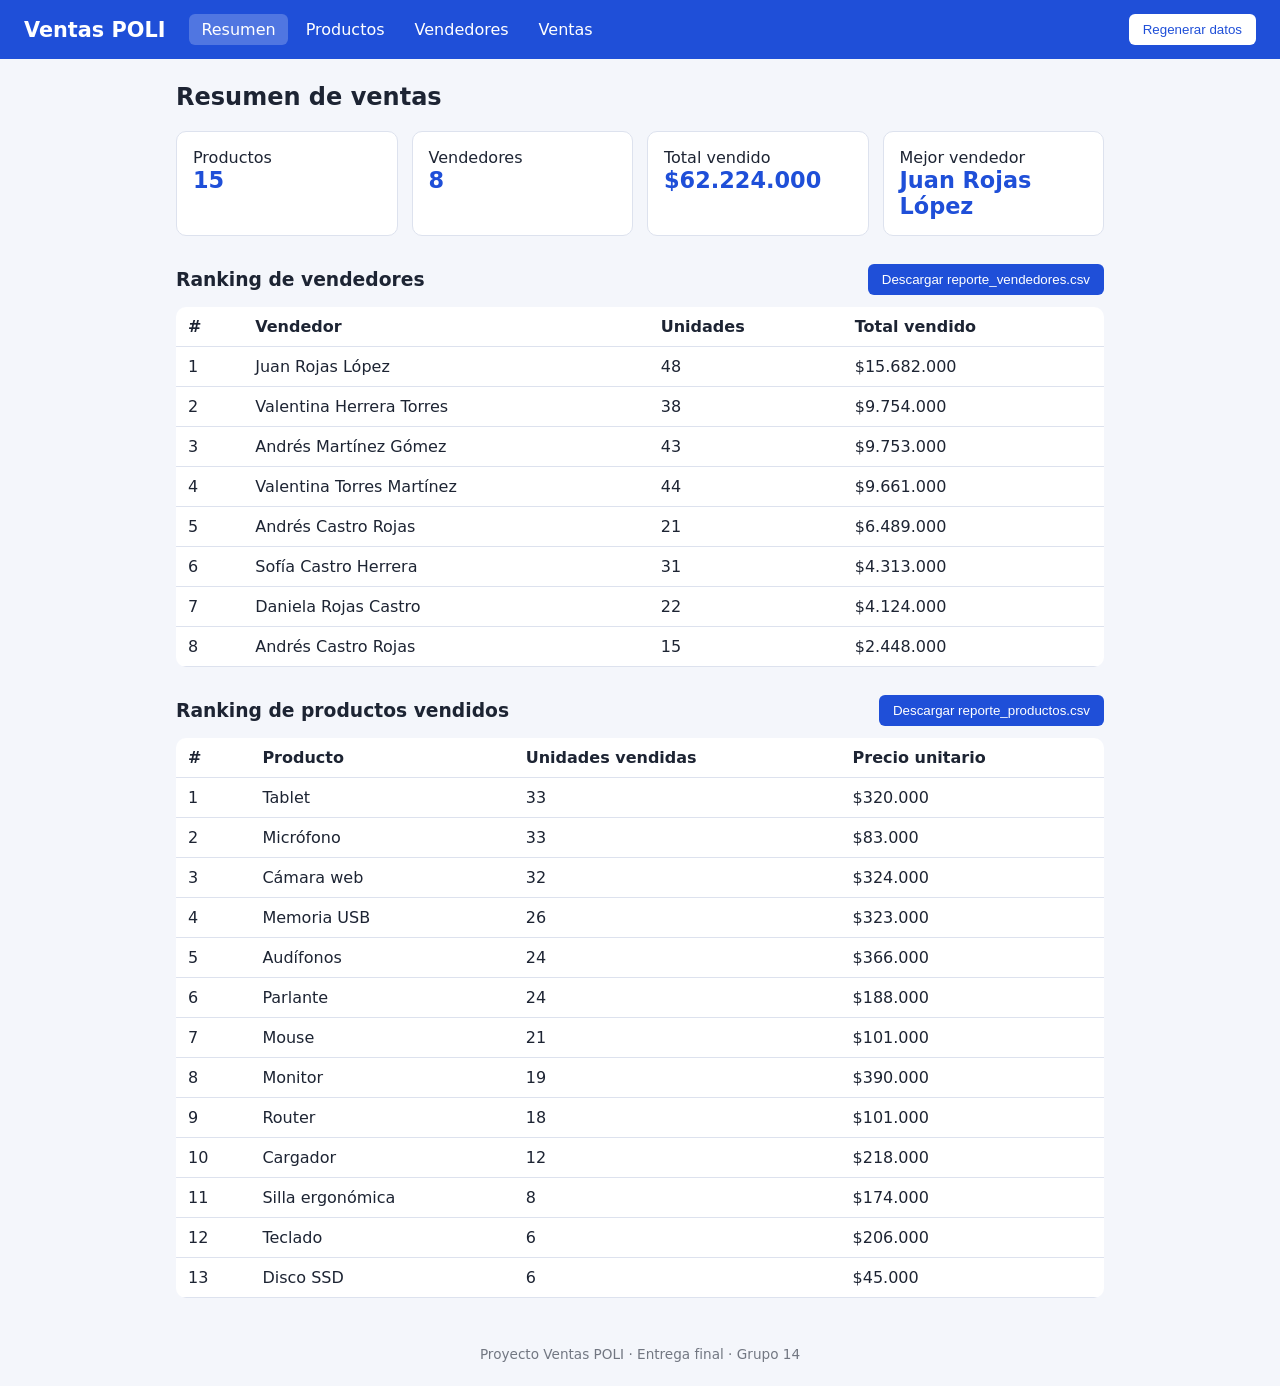
<file: index.html>
<!DOCTYPE html>
<html lang="es"><head><meta charset="UTF-8">
<meta name="viewport" content="width=device-width, initial-scale=1">
<title>Resumen de ventas · Ventas POLI</title>
<link rel="stylesheet" href="css/style.css"></head>
<body data-page="home">
<header><h1>Ventas POLI</h1>
<nav><a href="index.html">Resumen</a><a href="productos.html">Productos</a><a href="vendedores.html">Vendedores</a><a href="ventas.html">Ventas</a></nav>
<button id="regen">Regenerar datos</button></header>
<main><h2>Resumen de ventas</h2>
<section class="cards" id="cards"></section>
<div class="tools tit"><h3>Ranking de vendedores</h3><button id="dlv">Descargar reporte_vendedores.csv</button></div>
<table id="rank"><thead><tr><th>#</th><th>Vendedor</th><th>Unidades</th><th>Total vendido</th></tr></thead><tbody></tbody></table>
<div class="tools tit"><h3>Ranking de productos vendidos</h3><button id="dlp">Descargar reporte_productos.csv</button></div>
<table id="rankp"><thead><tr><th>#</th><th>Producto</th><th>Unidades vendidas</th><th>Precio unitario</th></tr></thead><tbody></tbody></table>
</main>
<footer>Proyecto Ventas POLI · Entrega final · Grupo 14</footer>
<script src="https://cdnjs.cloudflare.com/ajax/libs/jquery/3.7.1/jquery.min.js"></script>
<script>window.jQuery||document.write('<script src="js/jquery.min.js"><\/script>')</script>
<script src="js/app.js"></script></body></html>
</file>
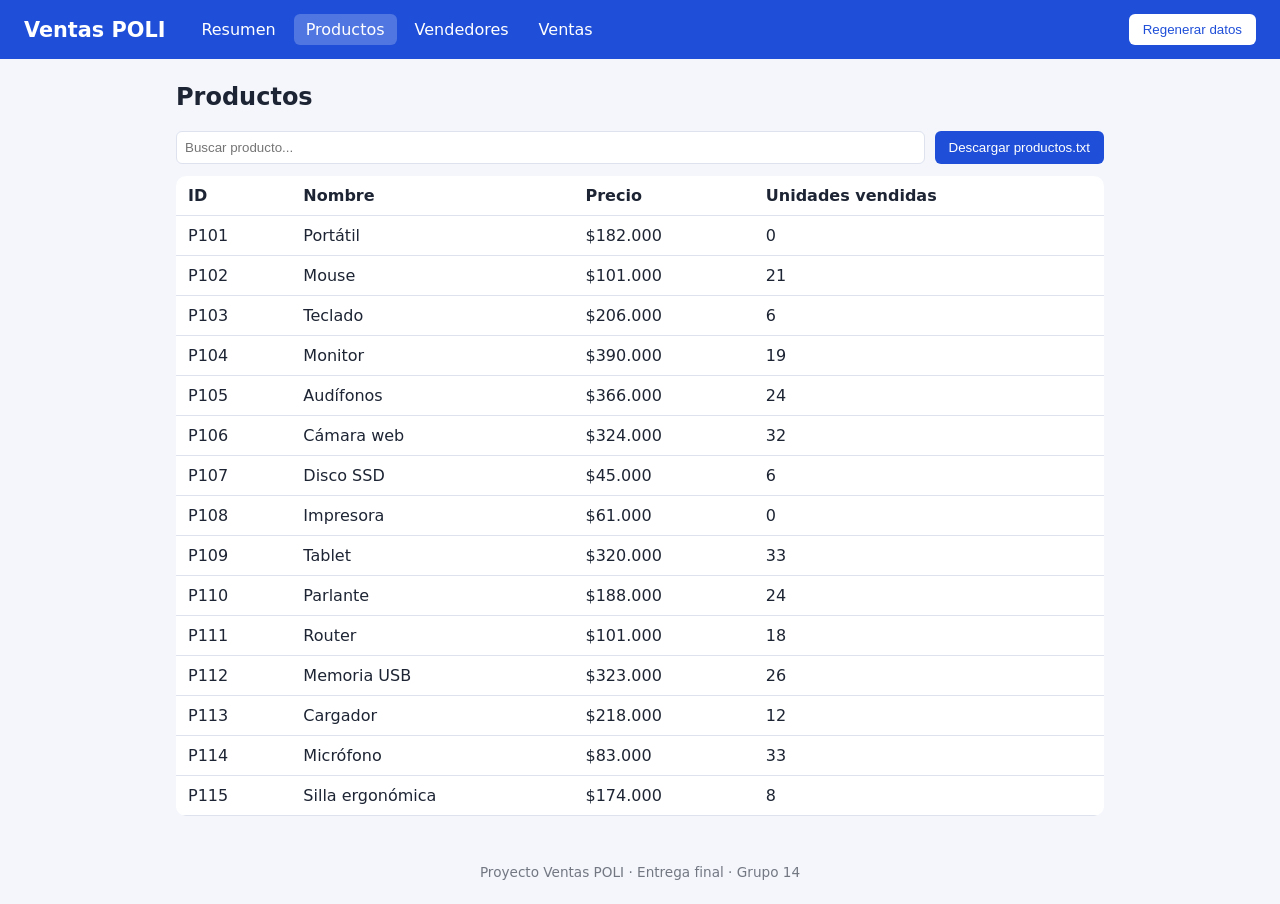
<file: productos.html>
<!DOCTYPE html>
<html lang="es"><head><meta charset="UTF-8">
<meta name="viewport" content="width=device-width, initial-scale=1">
<title>Productos · Ventas POLI</title>
<link rel="stylesheet" href="css/style.css"></head>
<body data-page="productos">
<header><h1>Ventas POLI</h1>
<nav><a href="index.html">Resumen</a><a href="productos.html">Productos</a><a href="vendedores.html">Vendedores</a><a href="ventas.html">Ventas</a></nav>
<button id="regen">Regenerar datos</button></header>
<main><h2>Productos</h2>
<div class="tools"><input id="q" placeholder="Buscar producto..."><button class="dl">Descargar productos.txt</button></div>
<table id="tbl"><thead><tr><th data-k="id">ID</th><th data-k="nombre">Nombre</th><th data-k="precio">Precio</th><th data-k="vendidas">Unidades vendidas</th></tr></thead><tbody></tbody></table>
</main>
<footer>Proyecto Ventas POLI · Entrega final · Grupo 14</footer>
<script src="https://cdnjs.cloudflare.com/ajax/libs/jquery/3.7.1/jquery.min.js"></script>
<script>window.jQuery||document.write('<script src="js/jquery.min.js"><\/script>')</script>
<script src="js/app.js"></script></body></html>
</file>
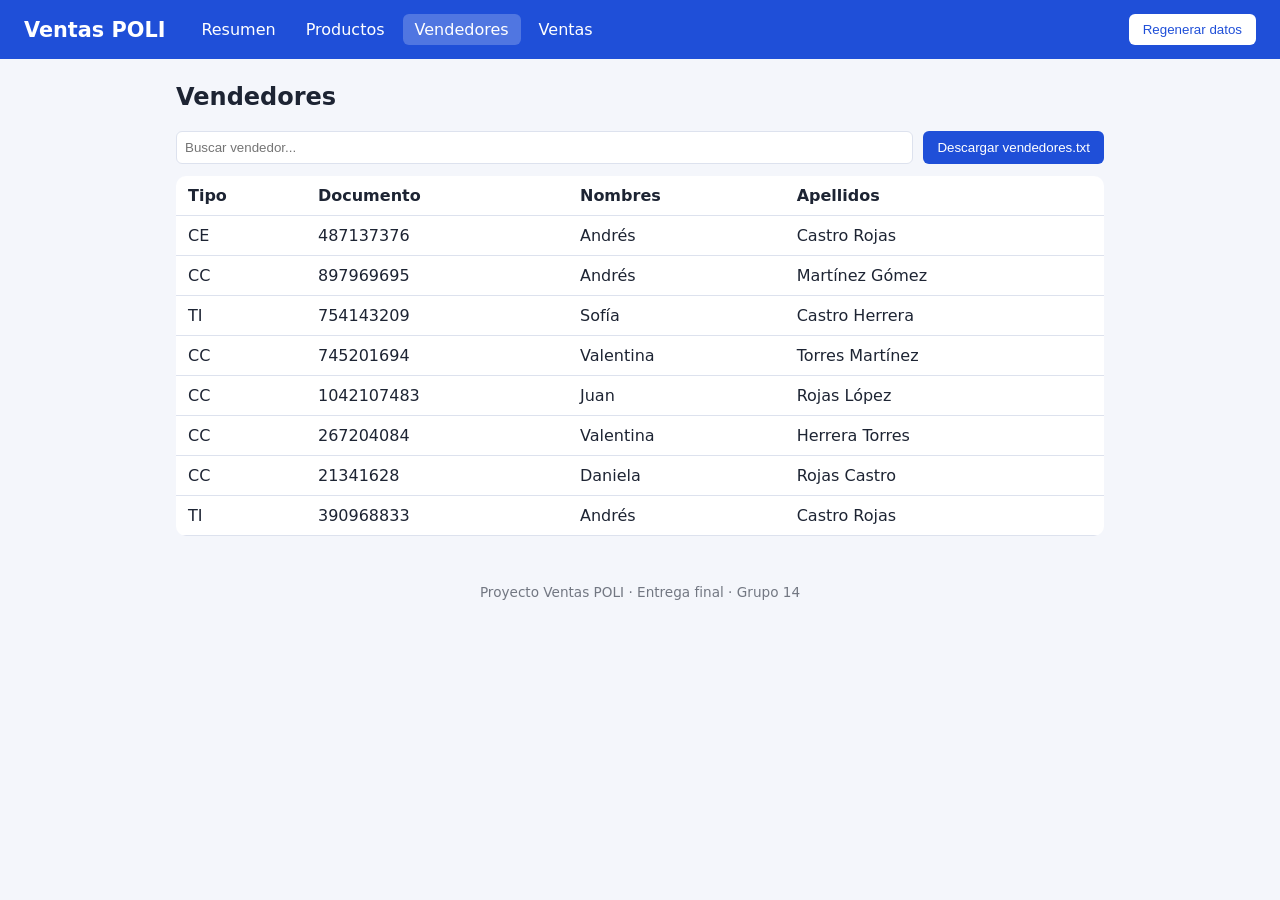
<file: vendedores.html>
<!DOCTYPE html>
<html lang="es"><head><meta charset="UTF-8">
<meta name="viewport" content="width=device-width, initial-scale=1">
<title>Vendedores · Ventas POLI</title>
<link rel="stylesheet" href="css/style.css"></head>
<body data-page="vendedores">
<header><h1>Ventas POLI</h1>
<nav><a href="index.html">Resumen</a><a href="productos.html">Productos</a><a href="vendedores.html">Vendedores</a><a href="ventas.html">Ventas</a></nav>
<button id="regen">Regenerar datos</button></header>
<main><h2>Vendedores</h2>
<div class="tools"><input id="q" placeholder="Buscar vendedor..."><button class="dl">Descargar vendedores.txt</button></div>
<table id="tbl"><thead><tr><th data-k="tipo">Tipo</th><th data-k="doc">Documento</th><th data-k="nombres">Nombres</th><th data-k="apellidos">Apellidos</th></tr></thead><tbody></tbody></table>
</main>
<footer>Proyecto Ventas POLI · Entrega final · Grupo 14</footer>
<script src="https://cdnjs.cloudflare.com/ajax/libs/jquery/3.7.1/jquery.min.js"></script>
<script>window.jQuery||document.write('<script src="js/jquery.min.js"><\/script>')</script>
<script src="js/app.js"></script></body></html>
</file>
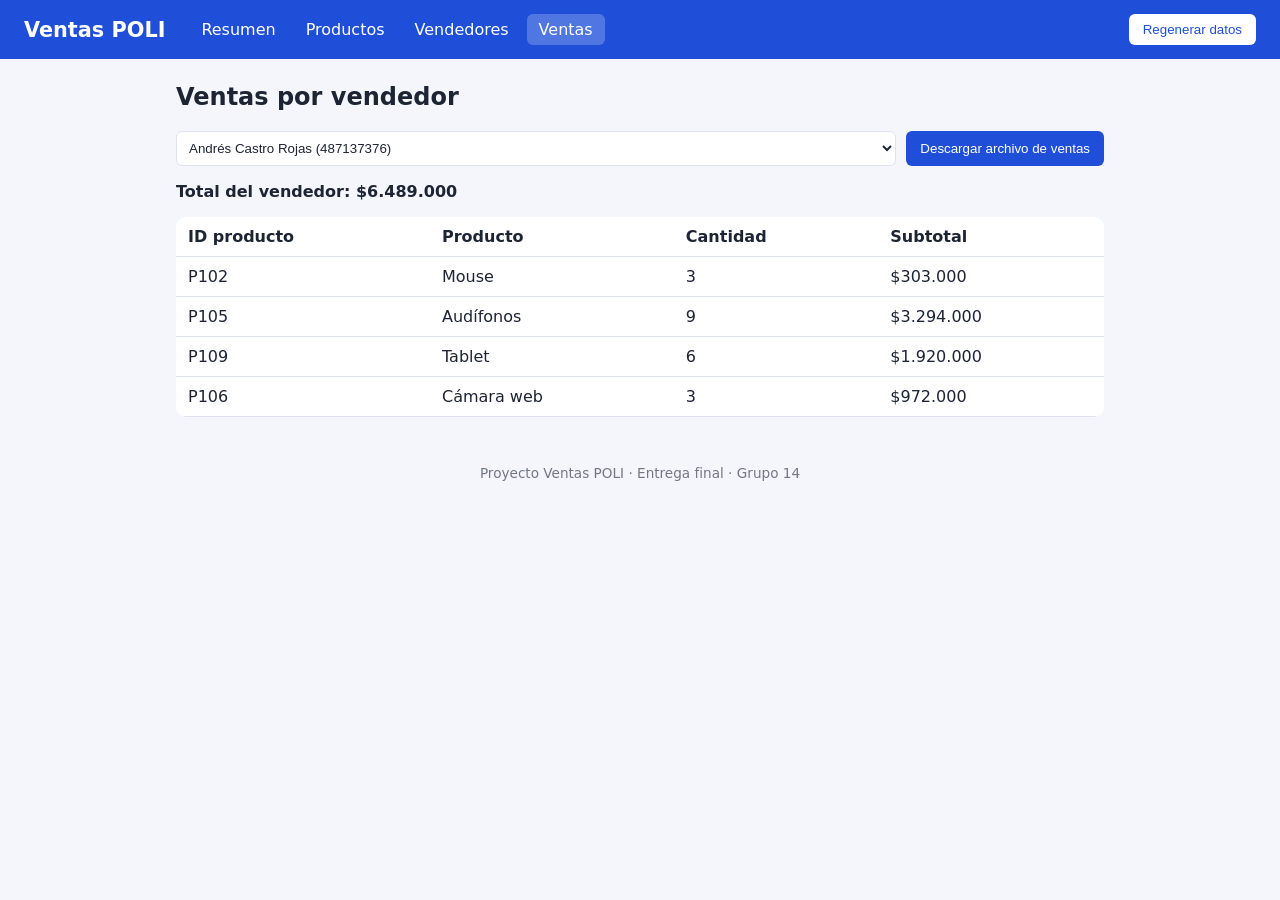
<file: ventas.html>
<!DOCTYPE html>
<html lang="es"><head><meta charset="UTF-8">
<meta name="viewport" content="width=device-width, initial-scale=1">
<title>Ventas por vendedor · Ventas POLI</title>
<link rel="stylesheet" href="css/style.css"></head>
<body data-page="ventas">
<header><h1>Ventas POLI</h1>
<nav><a href="index.html">Resumen</a><a href="productos.html">Productos</a><a href="vendedores.html">Vendedores</a><a href="ventas.html">Ventas</a></nav>
<button id="regen">Regenerar datos</button></header>
<main><h2>Ventas por vendedor</h2>
<div class="tools"><select id="sel"></select><button class="dl">Descargar archivo de ventas</button></div>
<p id="tot" class="total"></p>
<table id="tbl"><thead><tr><th>ID producto</th><th>Producto</th><th>Cantidad</th><th>Subtotal</th></tr></thead><tbody></tbody></table>
</main>
<footer>Proyecto Ventas POLI · Entrega final · Grupo 14</footer>
<script src="https://cdnjs.cloudflare.com/ajax/libs/jquery/3.7.1/jquery.min.js"></script>
<script>window.jQuery||document.write('<script src="js/jquery.min.js"><\/script>')</script>
<script src="js/app.js"></script></body></html>
</file>
<file: css/style.css>
:root{--bg:#f4f6fb;--fg:#1d2433;--card:#fff;--ac:#1f4fd8;--bd:#dde2ee}
@media(prefers-color-scheme:dark){:root{--bg:#141824;--fg:#e6e9f2;--card:#1d2333;--ac:#6d8cff;--bd:#2c344a}}
*{box-sizing:border-box}body{margin:0;font-family:system-ui,sans-serif;background:var(--bg);color:var(--fg)}
header{display:flex;flex-wrap:wrap;align-items:center;gap:12px 24px;padding:14px 24px;background:var(--ac);color:#fff}
header h1{margin:0;font-size:1.3rem}nav{display:flex;gap:6px;flex:1;flex-wrap:wrap}
nav a{color:#fff;text-decoration:none;padding:6px 12px;border-radius:6px}nav a.active,nav a:hover{background:rgba(255,255,255,.22)}
button{background:var(--ac);color:#fff;border:0;padding:8px 14px;border-radius:6px;cursor:pointer}
header button{background:#fff;color:#1f4fd8}
main{max-width:960px;margin:24px auto;padding:0 16px}
.cards{display:grid;grid-template-columns:repeat(auto-fit,minmax(200px,1fr));gap:14px;margin-bottom:24px}
.card{background:var(--card);border:1px solid var(--bd);border-radius:10px;padding:16px;display:none}
.card b{display:block;font-size:1.4rem;color:var(--ac)}
.tools{display:flex;gap:10px;flex-wrap:wrap;margin-bottom:12px}
input,select{padding:8px;border:1px solid var(--bd);border-radius:6px;background:var(--card);color:var(--fg);flex:1;min-width:180px}
table{width:100%;border-collapse:collapse;background:var(--card);border-radius:10px;overflow:hidden}
th,td{padding:10px 12px;text-align:left;border-bottom:1px solid var(--bd)}
th[data-k]{cursor:pointer}th[data-k]:hover{color:var(--ac)}
tbody tr:hover{background:rgba(31,79,216,.08)}.total{font-weight:600}
footer{text-align:center;padding:24px;opacity:.6;font-size:.85rem}
@media(max-width:600px){th,td{padding:8px 6px;font-size:.9rem}}
.tit{align-items:center;justify-content:space-between;margin-top:28px}.tit h3{margin:0}
th.asc::after{content:' ▲';font-size:.7em}th.desc::after{content:' ▼';font-size:.7em}
.aviso{background:#fff4d6;color:#6b4b00;border:1px solid #f0d58a;padding:10px 14px;border-radius:8px}
</file>
